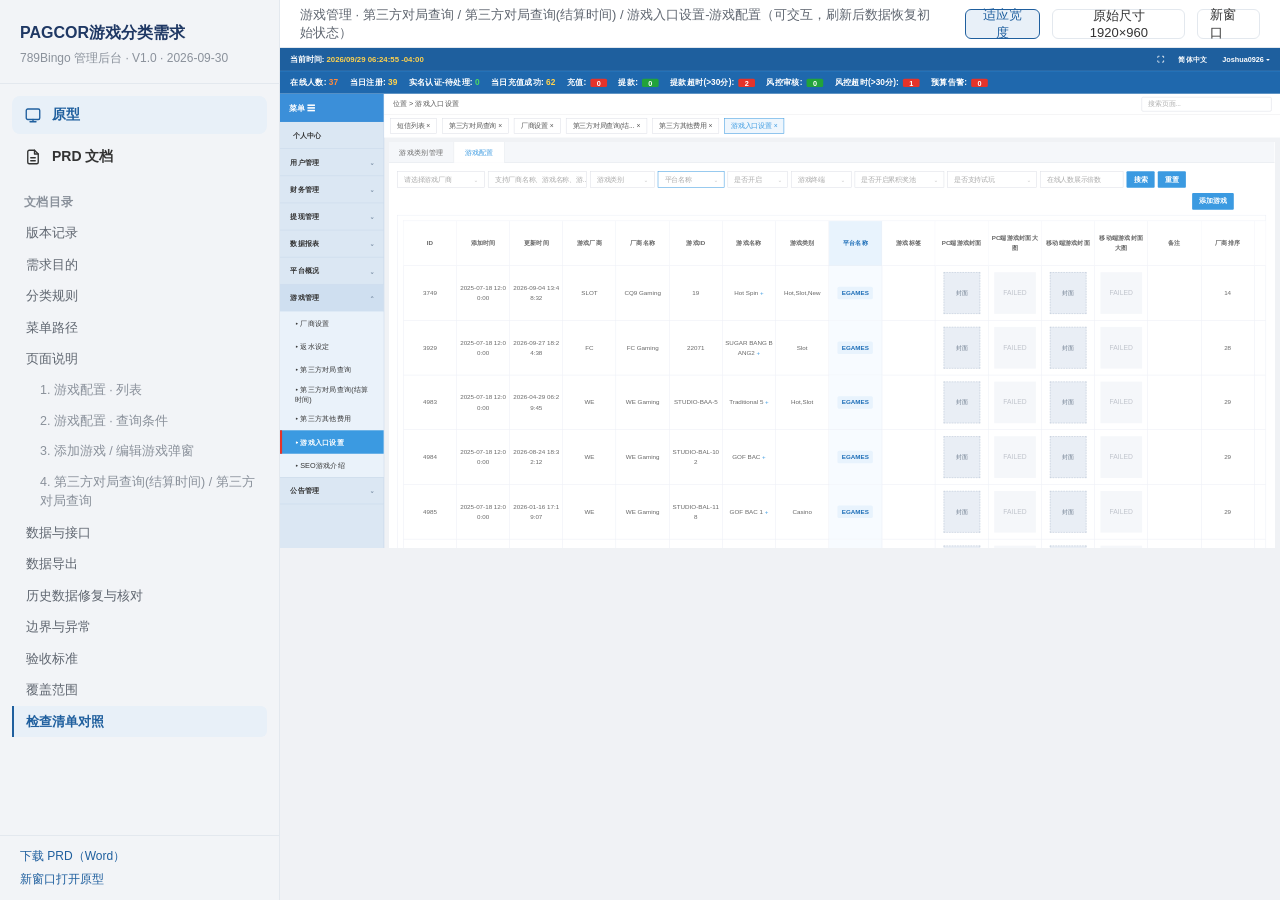
<file: index.html>
<!doctype html>
<html lang="zh-CN">
<head>
<meta charset="utf-8">
<meta name="viewport" content="width=device-width, initial-scale=1">
<title>PAGCOR游戏分类需求</title>
<meta name="description" content="789Bingo · PAGCOR 游戏分类修正：可交互原型与 PRD 文档">
<link rel="stylesheet" href="assets/site.css">
</head>
<body>
<aside class="side">
  <div class="brand">
    <div class="title">PAGCOR游戏分类需求</div>
    <div class="meta">789Bingo 管理后台 · V1.0 · 2026-09-30</div>
  </div>
  <nav class="views" aria-label="切换查看">
    <a href="#prototype" data-view="prototype">
      <svg width="18" height="18" viewBox="0 0 24 24" fill="none" stroke="currentColor" stroke-width="1.8" stroke-linecap="round" stroke-linejoin="round" aria-hidden="true"><rect x="3" y="4" width="18" height="14" rx="2"></rect><path d="M8 21h8M12 18v3"></path></svg>
      原型
    </a>
    <a href="#doc" data-view="doc">
      <svg width="18" height="18" viewBox="0 0 24 24" fill="none" stroke="currentColor" stroke-width="1.8" stroke-linecap="round" stroke-linejoin="round" aria-hidden="true"><path d="M14 3H7a2 2 0 0 0-2 2v14a2 2 0 0 0 2 2h10a2 2 0 0 0 2-2V8z"></path><path d="M14 3v5h5M9 13h6M9 17h6"></path></svg>
      PRD 文档
    </a>
  </nav>
  <div class="toc-title">文档目录</div>
  <div class="toc" id="toc" aria-label="文档目录"></div>
  <div class="foot">
    <a href="docs/PAGCOR游戏分类修正%20PRD.docx" download>下载 PRD（Word）</a>
    <a href="prototype/index.html" target="_blank" rel="noopener">新窗口打开原型</a>
  </div>
</aside>
<main class="main">
  <section class="view" id="view-prototype" aria-label="原型">
    <div class="proto-bar">
      <span>游戏管理 · 第三方对局查询 / 第三方对局查询(结算时间) / 游戏入口设置-游戏配置（可交互，刷新后数据恢复初始状态）</span>
      <span class="sp"></span>
      <button type="button" id="fit-btn" class="on">适应宽度</button>
      <button type="button" id="real-btn">原始尺寸 1920×960</button>
      <a class="btn" href="prototype/index.html" target="_blank" rel="noopener">新窗口</a>
    </div>
    <iframe class="proto-frame" id="proto-frame" title="PAGCOR游戏分类需求原型" data-src="prototype/index.html"></iframe>
  </section>
  <section class="view" id="view-doc" aria-label="PRD 文档">
    <div class="doc-scroll" id="doc-scroll">
      <article class="doc" id="doc">
<h1 id="top">PAGCOR游戏分类修正 PRD</h1>
<p class="byline">2026-09-30 · Joshua</p>
<h2 id="s1">版本记录</h2>
<div class="table-wrap"><table>
<thead>
<tr class="header">
<th>日期</th>
<th>负责人</th>
<th>版本号</th>
<th>版本说明</th>
</tr>
</thead>
<tbody>
<tr class="odd">
<td>2026-09-30</td>
<td>Joshua</td>
<td>V1.0</td>
<td>创建需求</td>
</tr>
<tr class="even">
<td></td>
<td></td>
<td></td>
<td></td>
</tr>
</tbody>
</table></div>
<h2 id="s2">需求目的</h2>
<p>按 MegaXcess / PAGCOR 最新确认的规则，把游戏的平台分类（平台名称）统一为 NG / eBINGO / EGAMES 三类，并让本次范围内的后台页面、注单和导出使用同一份分类。</p>
<p><strong>本次范围</strong>：【游戏管理】下的「第三方对局查询」「第三方对局查询(结算时间)」，以及【游戏入口设置 &gt; 游戏配置】。其他菜单（包括数据报表、游戏类别管理）不在本次需求与原型范围内。</p>
<ul>
<li><strong>现状问题</strong>：系统内部分游戏的平台分类与 PAGCOR 规则不一致；对局查询的平台名称写法也不统一（ng / E-Game / E-Bingo，并含 Special Game），影响 PAGCOR 审计核对。</li>
<li><strong>本次目标</strong>：
<ol type="1">
<li>全量检查并修正现有游戏的平台分类；</li>
<li>在【游戏入口设置 &gt; 游戏配置】中新增「平台名称」字段和查询条件，分类按名单自动判定、不能随意改；</li>
<li>两个对局查询页面的注单、筛选和导出统一使用新分类，并对受影响的历史注单做修复和核对；</li>
<li>后续新增游戏按同一规则归类，避免再次出现分类错误。</li>
</ol></li>
<li><strong>原型</strong>：画布「PAGCOR游戏分类需求」，可在 Play 模式下操作全部交互。</li>
</ul>
<h2 id="s3">分类规则</h2>
<p>平台名称只有 3 个取值：<strong>NG</strong>（7 款）、<strong>eBINGO</strong>（13 款），其余符合范围的电子娱乐场游戏一律为 <strong>EGAMES</strong>。名单以 MegaXcess / PAGCOR 确认版本为准。</p>
<ul>
<li><strong>判定键</strong>：游戏厂商 + 游戏ID。命中 NG 名单 → NG；命中 eBINGO 名单 → eBINGO；都不命中 → EGAMES。不按游戏名称判定（名称可能被运营改或存在同名）。</li>
<li><strong>名单存储</strong>：作为系统配置表维护，后台不提供修改入口；名单变更需走技术配置 + 审批，并触发一次全量校验。</li>
<li><strong>写法统一</strong>：本次范围内的页面、接口、导出一律使用 <code>NG</code> / <code>eBINGO</code> / <code>EGAMES</code>。</li>
</ul>
<p><strong>NG 名单（7 款）</strong></p>
<div class="table-wrap"><table>
<thead>
<tr class="header">
<th>游戏大类</th>
<th>游戏名称</th>
<th>游戏ID</th>
<th>版本</th>
<th>平台名称</th>
</tr>
</thead>
<tbody>
<tr class="odd">
<td>NUMERIC GAMES</td>
<td>BOXING EXTRAVAGANZA</td>
<td>440</td>
<td>V. 1</td>
<td>NG</td>
</tr>
<tr class="even">
<td>NUMERIC GAMES</td>
<td>GO FOR CHAMPION</td>
<td>442</td>
<td>V. 1</td>
<td>NG</td>
</tr>
<tr class="odd">
<td>NUMERIC GAMES</td>
<td>KENO</td>
<td>241</td>
<td>V. 1</td>
<td>NG</td>
</tr>
<tr class="even">
<td>NUMERIC GAMES</td>
<td>KENO BONUS NUMBER</td>
<td>272</td>
<td>V. 1</td>
<td>NG</td>
</tr>
<tr class="odd">
<td>NUMERIC GAMES</td>
<td>KENO EXTRA BET</td>
<td>274</td>
<td>V. 1</td>
<td>NG</td>
</tr>
<tr class="even">
<td>NUMERIC GAMES</td>
<td>KENO SUPER CHANCE</td>
<td>273</td>
<td>V. 1</td>
<td>NG</td>
</tr>
<tr class="odd">
<td>NUMERIC GAMES</td>
<td>NUMBER KING</td>
<td>111</td>
<td>V. 1</td>
<td>NG</td>
</tr>
</tbody>
</table></div>
<p><strong>eBINGO 名单（13 款）</strong></p>
<div class="table-wrap"><table>
<thead>
<tr class="header">
<th>游戏大类</th>
<th>游戏名称</th>
<th>游戏ID</th>
<th>版本</th>
<th>平台名称</th>
</tr>
</thead>
<tbody>
<tr class="odd">
<td>eBINGO GAMES</td>
<td>BINGO ADVENTURE</td>
<td>177</td>
<td>V. 1</td>
<td>eBINGO</td>
</tr>
<tr class="even">
<td>eBINGO GAMES</td>
<td>BINGO CARNAVAL</td>
<td>148</td>
<td>V. 1</td>
<td>eBINGO</td>
</tr>
<tr class="odd">
<td>eBINGO GAMES</td>
<td>CALACA BINGO</td>
<td>149</td>
<td>V. 1</td>
<td>eBINGO</td>
</tr>
<tr class="even">
<td>eBINGO GAMES</td>
<td>CANDYLAND BINGO</td>
<td>216</td>
<td>V. 1</td>
<td>eBINGO</td>
</tr>
<tr class="odd">
<td>eBINGO GAMES</td>
<td>FORTUNE BINGO</td>
<td>139</td>
<td>V. 1</td>
<td>eBINGO</td>
</tr>
<tr class="even">
<td>eBINGO GAMES</td>
<td>GO GOAL BINGO</td>
<td>178</td>
<td>V. 1</td>
<td>eBINGO</td>
</tr>
<tr class="odd">
<td>eBINGO GAMES</td>
<td>IRICH BINGO</td>
<td>122</td>
<td>V. 1</td>
<td>eBINGO</td>
</tr>
<tr class="even">
<td>eBINGO GAMES</td>
<td>JACKPOT BINGO</td>
<td>174</td>
<td>V. 1</td>
<td>eBINGO</td>
</tr>
<tr class="odd">
<td>eBINGO GAMES</td>
<td>LUCKY BINGO</td>
<td>150</td>
<td>V. 1</td>
<td>eBINGO</td>
</tr>
<tr class="even">
<td>eBINGO GAMES</td>
<td>MAGIC LAMP BINGO</td>
<td>217</td>
<td>V. 1</td>
<td>eBINGO</td>
</tr>
<tr class="odd">
<td>eBINGO GAMES</td>
<td>PEARLS OF BINGO</td>
<td>195</td>
<td>V. 1</td>
<td>eBINGO</td>
</tr>
<tr class="even">
<td>eBINGO GAMES</td>
<td>SUPER BINGO</td>
<td>151</td>
<td>V. 1</td>
<td>eBINGO</td>
</tr>
<tr class="odd">
<td>eBINGO GAMES</td>
<td>WEST HUNTER BINGO</td>
<td>173</td>
<td>V. 1</td>
<td>eBINGO</td>
</tr>
</tbody>
</table></div>
<p>名单未注明所属厂商；按上述判定键（游戏厂商 + 游戏ID）逐条核对后写入名单配置表。</p>
<p>两份名单已按 MegaXcess / PAGCOR 提供的清单逐条复核：游戏名称、游戏ID 均一致，两类游戏版本均为 V. 1；NG 对应游戏大类 NUMERIC GAMES，eBINGO 对应 eBINGO GAMES。</p>
<h2 id="s4">菜单路径</h2>
<p>本次改动只涉及【游戏管理】下的三个页面。</p>
<div class="table-wrap"><table>
<thead>
<tr class="header">
<th>菜单路径</th>
<th>改动点</th>
<th>原型</th>
</tr>
</thead>
<tbody>
<tr class="odd">
<td>游戏管理 → 游戏入口设置 → 游戏配置</td>
<td>列表新增「平台名称」列与异常标记；查询新增「平台名称」</td>
<td>有</td>
</tr>
<tr class="even">
<td>游戏管理 → 游戏入口设置 → 游戏配置 → 添加游戏 / 编辑</td>
<td>弹窗新增必填项「平台名称」，按名单自动带出并校验</td>
<td>有</td>
</tr>
<tr class="odd">
<td>游戏管理 → 第三方对局查询(结算时间)</td>
<td>「平台名称」查询项与列表列改用 NG / eBINGO / EGAMES，去掉 Special Game，导出同步</td>
<td>有</td>
</tr>
<tr class="even">
<td>游戏管理 → 第三方对局查询</td>
<td>同上（按下注时间查询的版本）</td>
<td>有</td>
</tr>
</tbody>
</table></div>
<h2 id="s5">页面说明</h2>
<h3 id="s5-1">1. 游戏配置 · 列表</h3>
<ul>
<li><strong>新增列「平台名称」</strong>：放在「游戏类别」之后，用色块标签显示 NG / eBINGO / EGAMES。</li>
<li><strong>分类异常标记</strong>：当前分类与名单判定结果不一致时，单元格标红，显示「分类异常 应为 X」。上线并完成数据修复后，正常情况下不应再出现。</li>
<li><strong>排序与分页</strong>：沿用现有逻辑。</li>
</ul>
<h3 id="s5-2">2. 游戏配置 · 查询条件</h3>
<ul>
<li><strong>新增「平台名称」下拉</strong>：放在「游戏类别」之后，选项为 平台名称（全部，默认）/ NG / eBINGO / EGAMES，单选。</li>
<li><strong>搜索 / 重置</strong>：点「搜索」后才生效；「重置」清空该条件。与其他查询条件是“且”的关系。</li>
<li><strong>无结果</strong>：显示「暂无数据」。</li>
</ul>
<h3 id="s5-3">3. 添加游戏 / 编辑游戏弹窗</h3>
<p>两个弹窗字段相同；点「添加游戏」弹出空表单，点列表「编辑」弹出带出该行数据的表单。除「平台名称」外，其余字段沿用现有逻辑。</p>
<div class="table-wrap"><table>
<thead>
<tr class="header">
<th>字段</th>
<th>必填</th>
<th>规则</th>
</tr>
</thead>
<tbody>
<tr class="odd">
<td>平台名称（新增）</td>
<td>是</td>
<td>下拉：NG / eBINGO / EGAMES，放在「游戏类别」之后</td>
</tr>
<tr class="even">
<td>自动带出</td>
<td>—</td>
<td>选择游戏厂商、填写游戏ID后，按名单自动带出平台名称</td>
</tr>
<tr class="odd">
<td>选项限制</td>
<td>—</td>
<td>名单内游戏只能选对应分类；名单外游戏只能选 EGAMES；其他选项置灰不可选</td>
</tr>
<tr class="even">
<td>不一致提示</td>
<td>—</td>
<td>编辑历史数据时，若当前分类与名单不符，字段下红字提示「当前分类与PAGCOR分类名单不一致，该游戏应为 X」，不改对不能保存</td>
</tr>
<tr class="odd">
<td>字段说明</td>
<td>—</td>
<td>灰字：按「游戏厂商 + 游戏ID」对照PAGCOR分类名单自动带出：名单内游戏只能选对应分类，名单外游戏只能选EGAMES</td>
</tr>
<tr class="even">
<td>未选提示</td>
<td>—</td>
<td>点「确定」时为空：「请选择平台名称」</td>
</tr>
</tbody>
</table></div>
<ul>
<li><strong>保存后</strong>：提示「添加成功 / 编辑成功」，列表刷新，更新时间取保存时间（后台显示 −04:00）。</li>
<li><strong>服务端兼底</strong>：前端限制之外，接口必须再校验一次；不符合名单的分类直接拒绝，返回明确错误码。</li>
</ul>
<h3 id="s5-4">4. 第三方对局查询(结算时间) / 第三方对局查询</h3>
<ul>
<li><strong>查询项「平台名称」</strong>：选项改为 平台名称（全部）/ NG / eBINGO / EGAMES，去掉 Special Game。</li>
<li><strong>列表列「平台名称」</strong>：显示注单上记录的平台分类，写法同上。</li>
<li><strong>导出</strong>：导出文件包含「平台名称」列，取值与页面一致；按平台名称筛选后导出只含该分类（见「数据导出」）。</li>
</ul>
<h2 id="s6">数据与接口</h2>
<p>分类只有一个来源：名单配置表。游戏表存判定结果，注单存结算时的分类快照，对局查询的页面展示、筛选和导出都从注单快照取数。字段名为建议，以技术方案为准。</p>
<div class="table-wrap"><table>
<thead>
<tr class="header">
<th>对象</th>
<th>改动</th>
</tr>
</thead>
<tbody>
<tr class="odd">
<td>名单配置表（新增）</td>
<td>如 <code>pagcor_game_category_list</code>：厂商编码、游戏ID、游戏名称、版本、分类（NG / eBINGO）、生效时间、状态。只存 NG / eBINGO，不在表内即 EGAMES</td>
</tr>
<tr class="even">
<td>游戏表</td>
<td>新增 <code>platform_category</code>，枚举 NG / eBINGO / EGAMES，非空；新增、编辑、厂商同步入库时都按名单计算</td>
</tr>
<tr class="odd">
<td>厂商游戏同步任务</td>
<td>新游戏入库自动判定，不在名单内默认 EGAMES；不允许出现空值</td>
</tr>
<tr class="even">
<td>注单（第三方对局）</td>
<td>新增 <code>platform_category</code> 快照，结算写入时取游戏当前分类；替换原「平台名称」的 ng / e-game / e-bingo / Special Game 取值</td>
</tr>
<tr class="odd">
<td>后台接口</td>
<td>游戏列表、游戏详情、注单查询返回 <code>platform_category</code>，并支持按它筛选；保存游戏接口服务端校验分类</td>
</tr>
<tr class="even">
<td>导出</td>
<td>见下方「数据导出」</td>
</tr>
<tr class="odd">
<td>缓存</td>
<td>游戏分类、名单有缓存的，变更后主动刷新</td>
</tr>
</tbody>
</table></div>
<ul>
<li><strong>注单要存快照</strong>：名单以后可能调整，存快照可保证已报送的 PAGCOR 数据能复现。名单变更是否追溯历史注单，每次单独评审。</li>
<li><strong>游戏类别不动</strong>：「游戏类别」（Hot / Slot / Bingo 等，用于前台入口）与「平台名称」（PAGCOR 分类）是两个独立字段，本次不改前者。</li>
</ul>
<h2 id="s7">数据导出</h2>
<p>本次范围内的导出都要带上新分类，并与页面显示保持一致。</p>
<div class="table-wrap"><table>
<thead>
<tr class="header">
<th>导出入口</th>
<th>要求</th>
</tr>
</thead>
<tbody>
<tr class="odd">
<td>游戏管理 → 第三方对局查询(结算时间) → 导出</td>
<td>「平台名称」列取值改为 NG / eBINGO / EGAMES，不再出现 Special Game；按当前查询条件（含平台名称）导出</td>
</tr>
<tr class="even">
<td>游戏管理 → 第三方对局查询 → 导出</td>
<td>同上</td>
</tr>
<tr class="odd">
<td>游戏管理 → 游戏入口设置 → 游戏配置</td>
<td>页面没有导出，本次不新增；全量检查所需的游戏分类清单由技术导出（见历史数据修复第 1 步）</td>
</tr>
</tbody>
</table></div>
<ul>
<li><strong>取值来源</strong>：对局查询导出取注单上的分类快照，导出时不重新计算。</li>
<li><strong>字段与写法</strong>：列名统一为「平台名称」，取值只允许 NG / eBINGO / EGAMES，不得出现空值或旧写法。</li>
<li><strong>口径</strong>：沿用现有导出规则：查询最长 31 天、UTC+8 自然日、过滤测试用户、金额 2 位小数、大数据量走【报表下载】异步生成。</li>
<li><strong>一致性</strong>：导出行数和合计与页面「查询总计」一致；三类分别导出的合计，应等于不筛选平台名称时的导出合计。</li>
<li><strong>权限与日志</strong>：导出权限沿用现有配置（查看与导出分开）；导出行为记入【日志管理 &gt; 操作日志】。</li>
</ul>
<h2 id="s8">历史数据修复与核对</h2>
<p>上线后先修游戏配置，再按确认的范围回刷历史注单，最后核对对局查询数据。每一步都要留存修改前后清单。</p>
<ol type="1">
<li><strong>全量检查</strong>：导出全部游戏的「厂商 + 游戏ID + 游戏名称 + 当前分类 + 名单判定分类」，列出不一致清单，交产品和运营确认。</li>
<li><strong>名单核对</strong>：确认 7 款 NG、13 款 eBINGO 在系统内都能找到对应游戏；找不到的单独列出，不能默认跳过。</li>
<li><strong>修正游戏配置</strong>：按名单批量更新游戏表 <code>platform_category</code>，其余全部置为 EGAMES；记录操作日志。</li>
<li><strong>回刷注单</strong>：对确认范围内的历史注单重算分类快照；起始日期由产品与技术确认。</li>
<li><strong>核对</strong>：按天、按平台名称比对修复前后对局查询的投注、派彩合计；三类合计应保持不变，只是在分类之间转移。差异清单交财务 / 合规确认。</li>
</ol>
<ul>
<li><strong>统计口径</strong>：按本地时区 UTC+8 自然日（0:00:00–23:59:59）统计，过滤测试用户（Test 前缀），金额保留 2 位小数。</li>
<li><strong>执行方式</strong>：脚本先在 QA 环境跑一遍，结果确认后再上生产；生产执行选低峰时段，并准备回滚脚本。</li>
</ul>
<h2 id="s9">边界与异常</h2>
<div class="table-wrap"><table>
<thead>
<tr class="header">
<th>场景</th>
<th>处理</th>
</tr>
</thead>
<tbody>
<tr class="odd">
<td>游戏ID在名单内，但厂商不是名单对应厂商</td>
<td>不命中，归 EGAMES；判定必须是「厂商 + 游戏ID」同时匹配</td>
</tr>
<tr class="even">
<td>同名但游戏ID不同（如不同版本）</td>
<td>按游戏ID判定；两份名单均标注 V. 1，后续新版本默认 EGAMES，需名单更新才归入 NG / eBINGO</td>
</tr>
<tr class="odd">
<td>运营改了游戏名称</td>
<td>不影响分类</td>
</tr>
<tr class="even">
<td>编辑游戏时改了厂商或游戏ID</td>
<td>重新按名单判定并带出平台名称</td>
</tr>
<tr class="odd">
<td>打开分类错误的历史游戏编辑</td>
<td>红字提示应为 X，改对才能保存</td>
</tr>
<tr class="even">
<td>绕过前端直接调接口保存错误分类</td>
<td>服务端拒绝并返回错误码</td>
</tr>
<tr class="odd">
<td>厂商同步新游戏时名单表不可用</td>
<td>不写空值；该游戏暂不入库或标记待处理并告警，技术选定其一</td>
</tr>
<tr class="even">
<td>已停用 / 已删除的游戏</td>
<td>同样修正分类，历史注单仍需正确归类</td>
</tr>
<tr class="odd">
<td>跨日注单（下注与结算不在同一天）</td>
<td>快照以结算写入时为准，对局查询按现有口径归日</td>
</tr>
<tr class="even">
<td>名单日后变更</td>
<td>技术配置 + 审批后生效；触发全量校验；是否追溯历史注单单独评审</td>
</tr>
</tbody>
</table></div>
<h2 id="s10">验收标准</h2>
<ul class="task-list">
<li><label><input type="checkbox" />游戏配置中恰好 7 款游戏为 NG、13 款为 eBINGO，与名单逐条一致；其余游戏全部为 EGAMES，没有空值。</label></li>
<li><label><input type="checkbox" />修复完成后，列表中不再出现「分类异常」标记。</label></li>
<li><label><input type="checkbox" />按平台名称筛选，列表只显示对应分类的游戏；重置后恢复全部。</label></li>
<li><label><input type="checkbox" />添加游戏时，选厂商、填游戏ID后自动带出平台名称；名单内游戏选不了其他分类，名单外游戏只能选 EGAMES。</label></li>
<li><label><input type="checkbox" />编辑分类错误的历史游戏时出现红字提示，不改对无法保存；改对后列表同步更新。</label></li>
<li><label><input type="checkbox" />直接调用保存接口提交错误分类被拒绝。</label></li>
<li><label><input type="checkbox" />厂商新同步的游戏自动得到正确分类。</label></li>
<li><label><input type="checkbox" />对局查询（下注时间 / 结算时间）的平台名称选项为 NG / eBINGO / EGAMES，没有 Special Game；列表和导出一致。</label></li>
<li><label><input type="checkbox" />本次范围内页面、注单、导出的分类写法全部为 NG / eBINGO / EGAMES。</label></li>
<li><label><input type="checkbox" />涉及的数据修改和游戏编辑都有操作日志（操作账号、时间、修改前后值）。</label></li>
<li><label><input type="checkbox" />各导出文件都有「平台名称」列，取值只有 NG / eBINGO / EGAMES，与页面显示一致。</label></li>
<li><label><input type="checkbox" />按平台名称筛选后导出，文件只含该分类数据；三类导出合计等于不筛选时的导出合计。</label></li>
</ul>
<h2 id="s11">覆盖范围</h2>
<ul>
<li><strong>管理后台</strong>（PC）：第三方对局查询、第三方对局查询(结算时间)、游戏入口设置 &gt; 游戏配置，以及两个对局查询页面的导出。</li>
<li><strong>服务端</strong>：名单配置、游戏表、厂商同步、注单、上述页面的后台接口。</li>
<li><strong>C 端</strong>（H5 / PC / PWA / Android APP / iOS / Maya · Glife 小程序）：无页面改动，前台游戏入口仍按「游戏类别」展示。若前台接口返回了分类字段，需确认没有依赖旧取值。</li>
<li><strong>不在本次范围</strong>：数据报表（含三方游戏统计）、游戏类别管理及其他菜单。</li>
</ul>
<h2 id="s12">检查清单对照</h2>
<p>对照知识库第 18 章检查清单：本需求涉及合规、时区、数据查询、操作日志与权限、覆盖端 5 项；不涉及 KYC、账号状态、活动配置、营销费用、账变通知、流水提现、充值渠道、风控。</p>
<div class="table-wrap"><table>
<thead>
<tr class="header">
<th>检查项</th>
<th>本需求的处理</th>
</tr>
</thead>
<tbody>
<tr class="odd">
<td>1 覆盖端</td>
<td>仅后台 + 服务端，C 端无页面改动</td>
</tr>
<tr class="even">
<td>3 NDRP / PAGCOR 合规</td>
<td>核心：分类需与 MegaXcess / PAGCOR 名单一致，影响 PAGCOR 审计核对</td>
</tr>
<tr class="odd">
<td>11 时区与时间</td>
<td>对局查询按 UTC+8 自然日统计；后台显示时间为 −04:00</td>
</tr>
<tr class="even">
<td>12 数据查询</td>
<td>查询最长 31 天、导出走【报表下载】、过滤测试用户、金额 2 位小数，沿用现有规则</td>
</tr>
<tr class="odd">
<td>13 操作日志与权限</td>
<td>游戏编辑、批量修复记入【日志管理 &gt; 操作日志】；名单只读，后台无修改入口；PAGCOR 权限菜单是否需要看到名单待确认</td>
</tr>
<tr class="even">
<td>15 原型规范</td>
<td>已写菜单路径、页面说明、边界与异常、验收标准；无 C 端文案；无需 UI 设计</td>
</tr>
</tbody>
</table></div>

      </article>
    </div>
  </section>
</main>
<script src="assets/site.js"></script>
</body>
</html>
</file>
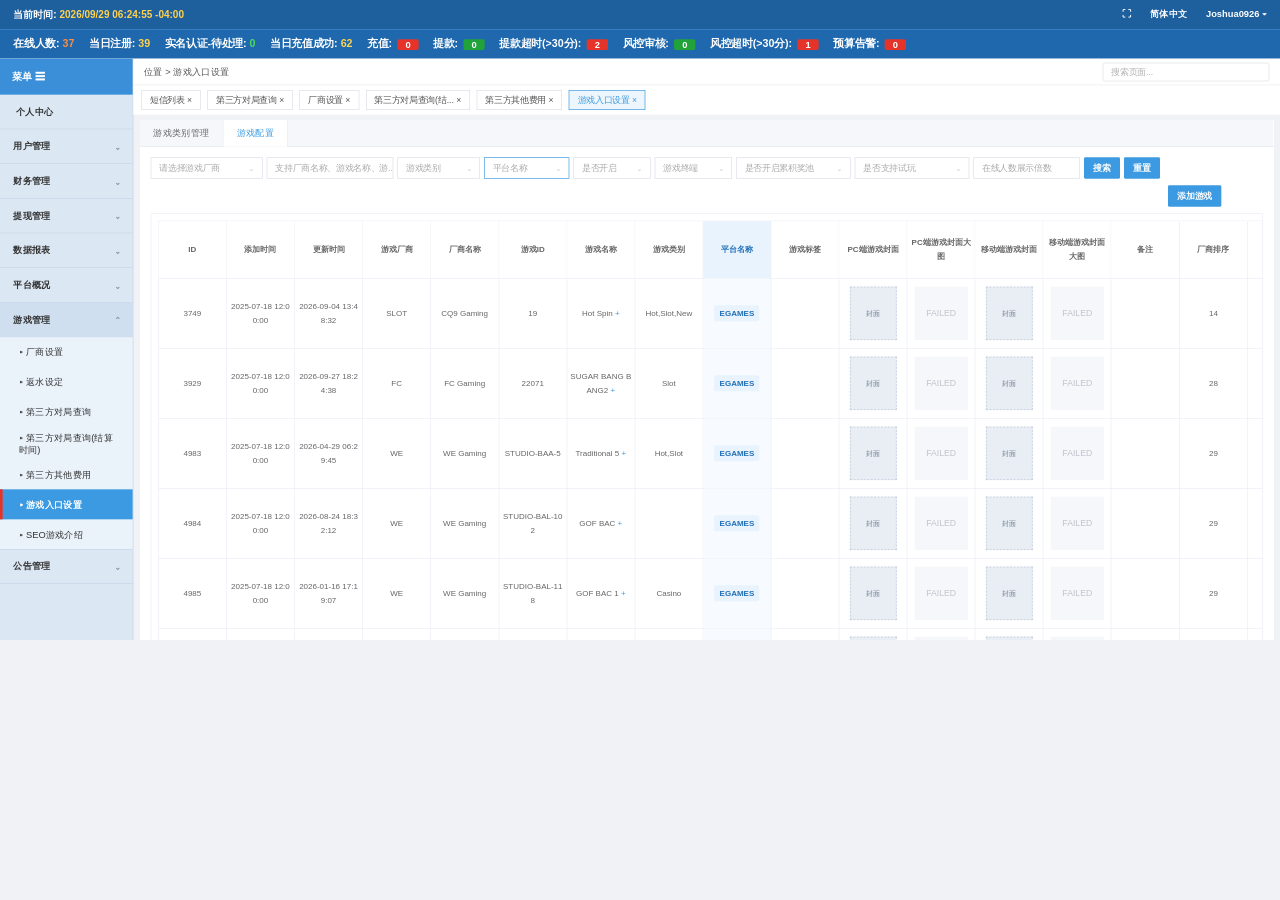
<file: prototype/index.html>
<!doctype html>
<html lang="zh-CN">
<head>
<meta charset="utf-8">
<meta name="viewport" content="width=device-width, initial-scale=1">
<title>PAGCOR游戏分类需求 · 原型</title>
<link rel="stylesheet" href="prototype.css">
<style>
  html, body { height: 100%; overflow: auto; }
  #stage { transform-origin: 0 0; }
  #sizer { position: relative; }
</style>
</head>
<body>
<div id="sizer"><div id="stage"><div id="app"></div></div></div>
<script src="../assets/vendor/htm-preact-standalone.umd.js"></script>
<script src="prototype.js"></script>
<script>
  // 原型按 1920×960 设计。fit=1（默认）时按窗口宽度等比缩放；fit=0 时按原尺寸显示。
  (function () {
    var stage = document.getElementById('stage'), sizer = document.getElementById('sizer');
    function fitMode() { return !/[?&#]fit=0/.test(location.href); }
    function apply() {
      var s = fitMode() ? Math.min(1, document.documentElement.clientWidth / 1920) : 1;
      stage.style.transform = 'scale(' + s + ')';
      sizer.style.width = (1920 * s) + 'px';
      sizer.style.height = (960 * s) + 'px';
    }
    window.addEventListener('resize', apply);
    window.addEventListener('hashchange', apply);
    window.addEventListener('message', function (e) { if (e.data && e.data.type === 'fit') { location.hash = e.data.fit ? '' : 'fit=0'; } });
    apply();
  })();
</script>
</body>
</html>
</file>
<file: assets/site.css>
:root {
  --side-w: 280px;
  --ink: #333333;
  --ink-2: #5f6670;
  --ink-3: #8a919b;
  --line: #e3e8ee;
  --bg: #f6f7f9;
  --paper: #ffffff;
  --side-bg: #f2f4f7;
  --accent: #1f5f9e;
  --accent-soft: #e8f0f8;
  --h1: #1f3864;
  --h2: #1f4e79;
  --h3: #2e5c8a;
}
* { box-sizing: border-box; }
html, body { margin: 0; height: 100%; }
body {
  font-family: "Microsoft YaHei", "PingFang SC", "Hiragino Sans GB", "Noto Sans SC", sans-serif;
  color: var(--ink); background: var(--bg);
  -webkit-font-smoothing: antialiased;
}
a { color: var(--accent); }

/* 固定左侧栏 */
.side {
  position: fixed; top: 0; left: 0; bottom: 0; width: var(--side-w);
  background: var(--side-bg); border-right: 1px solid var(--line);
  display: flex; flex-direction: column; z-index: 10;
}
.side .brand { padding: 22px 20px 16px; border-bottom: 1px solid var(--line); }
.side .brand .title { font-size: 16px; font-weight: 700; color: var(--h1); line-height: 1.4; }
.side .brand .meta { font-size: 12px; color: var(--ink-3); margin-top: 6px; }
.side nav.views { padding: 12px 12px 4px; display: flex; flex-direction: column; gap: 4px; }
.side nav.views a {
  display: flex; align-items: center; gap: 10px; padding: 10px 12px; border-radius: 8px;
  text-decoration: none; color: var(--ink); font-size: 14px; font-weight: 600;
}
.side nav.views a:hover { background: #e8ecf1; }
.side nav.views a.on { background: var(--accent-soft); color: var(--accent); }
.side nav.views svg { flex-shrink: 0; }
.side .toc-title { padding: 14px 24px 6px; font-size: 12px; color: var(--ink-3); font-weight: 700; letter-spacing: .04em; }
.side .toc { flex: 1; overflow-y: auto; padding: 0 12px 16px; }
.side .toc a {
  display: block; padding: 6px 12px; border-left: 2px solid transparent; text-decoration: none;
  color: var(--ink-2); font-size: 13px; line-height: 1.5; border-radius: 0 6px 6px 0;
}
.side .toc a.l3 { padding-left: 26px; font-size: 12.5px; color: var(--ink-3); }
.side .toc a:hover { background: #e8ecf1; color: var(--ink); }
.side .toc a.on { border-left-color: var(--accent); color: var(--accent); background: var(--accent-soft); font-weight: 600; }
.side .foot { border-top: 1px solid var(--line); padding: 12px 20px; font-size: 12px; color: var(--ink-3); display: flex; flex-direction: column; gap: 6px; }
.side .foot a { text-decoration: none; }

/* 右侧内容 */
.main { margin-left: var(--side-w); height: 100%; }
.view { display: none; height: 100%; }
.view.on { display: flex; flex-direction: column; }

/* 原型视图 */
.proto-bar {
  height: 48px; flex-shrink: 0; background: var(--paper); border-bottom: 1px solid var(--line);
  display: flex; align-items: center; gap: 12px; padding: 0 20px; font-size: 13px; color: var(--ink-2);
}
.proto-bar .sp { flex: 1; }
.proto-bar button, .proto-bar a.btn {
  height: 30px; padding: 0 12px; border: 1px solid var(--line); background: var(--paper); border-radius: 6px;
  font: inherit; color: var(--ink); cursor: pointer; text-decoration: none; display: inline-flex; align-items: center;
}
.proto-bar button.on { border-color: var(--accent); color: var(--accent); background: var(--accent-soft); }
.proto-frame { flex: 1; border: 0; width: 100%; background: #e9ecf0; }

/* 文档视图 */
.doc-scroll { flex: 1; overflow-y: auto; position: relative; }
.doc {
  max-width: 900px; margin: 32px auto 80px; background: var(--paper); border: 1px solid var(--line);
  border-radius: 10px; padding: 48px 56px 64px; font-size: 15px; line-height: 1.8;
}
.doc h1 { font-size: 28px; color: var(--h1); font-weight: 700; margin: 0 0 6px; line-height: 1.35; }
.doc .byline { color: var(--ink-3); font-size: 13px; margin: 0 0 28px; }
.doc h2 {
  font-size: 20px; color: var(--h2); font-weight: 700; margin: 40px 0 14px; padding-bottom: 8px;
  border-bottom: 1px solid var(--line); scroll-margin-top: 24px;
}
.doc h3 { font-size: 16.5px; color: var(--h3); font-weight: 700; margin: 26px 0 10px; scroll-margin-top: 24px; }
.doc p { margin: 0 0 12px; }
.doc p > strong:only-child { color: var(--h3); }
.doc strong { color: #222; font-weight: 700; }
.doc ul, .doc ol { margin: 0 0 14px; padding-left: 24px; }
.doc li { margin: 4px 0; }
.doc li > ul, .doc li > ol { margin: 4px 0 6px; }
.doc ul.task-list { list-style: none; padding-left: 4px; }
.doc ul.task-list li { display: flex; gap: 10px; align-items: flex-start; }
.doc ul.task-list input { margin-top: 7px; accent-color: var(--accent); }
.doc code { font-family: "Microsoft YaHei", Consolas, monospace; font-size: .92em; color: #0b5cad; background: #f1f5fa; padding: 1px 6px; border-radius: 4px; }
.doc .table-wrap { overflow-x: auto; margin: 6px 0 18px; border: 1px solid var(--line); border-radius: 8px; }
.doc table { border-collapse: collapse; width: 100%; font-size: 13.5px; line-height: 1.6; }
.doc th { background: #e8f0f8; color: var(--h1); font-weight: 700; text-align: left; }
.doc th, .doc td { padding: 9px 14px; border-bottom: 1px solid var(--line); vertical-align: top; }
.doc tbody tr:nth-child(even) td { background: #f8fafc; }
.doc tbody tr:last-child td { border-bottom: 0; }
.doc tbody tr:hover td { background: #f1f6fb; }

@media (max-width: 900px) {
  :root { --side-w: 220px; }
  .doc { margin: 16px; padding: 28px 22px 40px; }
}
@media print {
  .side, .proto-bar { display: none; }
  .main { margin: 0; }
  .doc { border: 0; margin: 0; max-width: none; }
}
</file>
<file: prototype/prototype.css>
* { box-sizing: border-box; }
html, body { margin: 0; background: #f0f2f5; }
body { font-family: "Microsoft YaHei", "PingFang SC", "Helvetica Neue", sans-serif; color: #333; }
button, input, select { font-family: inherit; }
a { color: #1f7fd1; }

.root { width: 1920px; height: 960px; display: flex; flex-direction: column; background: #f0f2f5; overflow: hidden; position: relative; }

/* 顶栏 */
.topbar { height: 44px; flex-shrink: 0; background: #1e5f9e; color: #fff; display: flex; align-items: center; justify-content: space-between; padding: 0 20px; font-size: 15px; font-weight: 600; }
.topbar .time { color: #ffd24d; }
.topbar .right { display: flex; gap: 28px; font-size: 14px; }
.statbar { height: 44px; flex-shrink: 0; background: #1f68ad; color: #fff; display: flex; align-items: center; gap: 22px; padding: 0 20px; font-size: 16px; font-weight: 700; border-top: 1px solid #2d7bc4; }
.statbar .item { display: flex; align-items: center; gap: 8px; }
.badge { padding: 0 12px; border-radius: 3px; font-size: 14px; }
.badge.red { background: #e5332a; }
.badge.green { background: #22a33a; }

.body { flex-grow: 1; display: flex; min-height: 0; }

/* 侧边栏 */
.sidebar { width: 200px; flex-shrink: 0; background: #dbe7f3; display: flex; flex-direction: column; font-size: 14px; border-right: 1px solid #c5d6e8; }
.sidebar .menu-title { height: 54px; background: #3b8fd9; color: #fff; display: flex; align-items: center; padding: 0 18px; font-weight: 700; font-size: 15px; }
.sidebar .group { height: 52px; display: flex; align-items: center; justify-content: space-between; padding: 0 20px; border-bottom: 1px solid #c5d6e8; font-weight: 600; }
.sidebar .group.open { background: #cfdff0; border-bottom: none; }
.sidebar .group .caret { color: #7a8ea5; }
.sidebar .sub { background: #eaf2fa; display: flex; flex-direction: column; }
.sidebar .sub button { min-height: 45px; border: none; border-left: 4px solid transparent; text-align: left; font-size: 14px; cursor: pointer; line-height: 1.3; padding: 6px 24px; background: transparent; color: #333; }
.sidebar .sub button.on { background: #3b9ae1; color: #fff; border-left-color: #e5332a; font-weight: 600; }
.sidebar .group.after { border-top: 1px solid #c5d6e8; }

.main { flex-grow: 1; min-width: 0; display: flex; flex-direction: column; }
.crumb { height: 40px; flex-shrink: 0; background: #fff; display: flex; align-items: center; justify-content: space-between; padding: 0 16px; font-size: 14px; color: #555; border-bottom: 1px solid #e8e8e8; }
.crumb .search { width: 250px; height: 28px; border: 1px solid #dcdfe6; border-radius: 3px; display: flex; align-items: center; padding: 0 12px; color: #b0b0b0; font-size: 13px; }
.tabs { height: 44px; flex-shrink: 0; background: #fff; display: flex; align-items: center; gap: 10px; padding: 0 12px; }
.tabs button { padding: 5px 12px; font-size: 13px; cursor: pointer; border: 1px solid #dcdfe6; color: #555; background: #fff; }
.tabs button.on { border-color: #3b9ae1; color: #3b9ae1; background: #eef6fd; }
.content { margin: 8px 10px 0; background: #fff; flex-grow: 1; min-height: 0; overflow: auto; display: flex; flex-direction: column; position: relative; }

/* 表单控件 */
.fake { height: 32px; background: #fff; border: 1px solid #dcdfe6; display: flex; align-items: center; justify-content: space-between; padding: 0 14px; color: #aaa; font-size: 13px; white-space: nowrap; overflow: hidden; }
.fake.dark { color: #555; }
.btn { height: 32px; padding: 0 14px; background: #3b9ae1; color: #fff; border: none; border-radius: 2px; font-size: 13px; font-weight: 600; cursor: pointer; }
.btn.ghost { background: #fff; color: #3b9ae1; border: 1px solid #3b9ae1; }
.btn.warn { background: #fff; color: #d93026; border: 1px solid #d93026; }
.btn.warn.on { background: #d93026; color: #fff; }
.dd { position: relative; }
.dd-btn { height: 32px; background: #fff; border: 1px solid #3b9ae1; display: flex; align-items: center; justify-content: space-between; padding: 0 12px; font-size: 13px; color: #555; cursor: pointer; }
.dd-btn .ph { color: #aaa; }
.dd-list { position: absolute; top: 40px; left: 0; background: #fff; border: 1px solid #e4e7ed; border-radius: 4px; box-shadow: 0 4px 14px rgba(0,0,0,.14); padding: 6px 0; z-index: 10; display: flex; flex-direction: column; }
.dd-list button { height: 34px; border: none; text-align: left; padding: 0 20px; font-size: 14px; cursor: pointer; background: #fff; color: #555; }
.dd-list button.on { background: #f5f7fa; color: #1f7fd1; font-weight: 700; }
.new-tag { position: absolute; top: -9px; right: -6px; background: #e5332a; color: #fff; font-size: 10px; line-height: 16px; padding: 0 5px; border-radius: 8px; }

/* 表格 */
.grid { display: grid; border-top: 1px solid #ebeef5; border-left: 1px solid #ebeef5; font-size: 12px; color: #666; text-align: center; }
.grid > div { border-right: 1px solid #ebeef5; border-bottom: 1px solid #ebeef5; display: flex; align-items: center; justify-content: center; word-break: break-all; line-height: 1.7; padding: 6px 4px; }
.grid .th { font-weight: 600; min-height: 52px; background: #fff; }
.grid .th.hl { background: #e8f3fd; color: #1f6fb8; }
.grid .empty { grid-column: 1 / -1; padding: 48px 0; color: #999; font-size: 13px; }
.icon-ph { width: 64px; height: 64px; border-radius: 12px; background: #fff3e0; border: 1px dashed #f0b46a; display: flex; align-items: center; justify-content: center; color: #b86b12; font-size: 11px; }
.cover-ph { width: 70px; height: 80px; background: #e9eef5; border: 1px dashed #b8c4d3; display: flex; align-items: center; justify-content: center; color: #6b7a8c; font-size: 11px; }
.failed { width: 80px; height: 80px; background: #f5f7fa; display: flex; align-items: center; justify-content: center; color: #c0c4cc; font-size: 13px; }
.switch { width: 40px; height: 20px; border-radius: 10px; border: none; padding: 0; cursor: pointer; position: relative; background: #c0c4cc; }
.switch.on { background: #3b9ae1; }
.switch span { position: absolute; top: 2px; left: 2px; width: 16px; height: 16px; border-radius: 8px; background: #fff; transition: left .15s; }
.switch.on span { left: 22px; }
.link { border: none; background: none; padding: 0; font-size: 12px; color: #3b9ae1; cursor: pointer; text-decoration: none; }
.link.dis { color: #c0c4cc; cursor: not-allowed; }
.tag { padding: 2px 8px; border-radius: 3px; font-size: 12px; font-weight: 600; }
.tag.NG { background: #fff4e5; color: #a35a0c; }
.tag.eBINGO { background: #eaf7ec; color: #1f7a35; }
.tag.EGAMES { background: #e8f3fd; color: #1f6fb8; }
.bad-note { color: #d93026; font-size: 11px; line-height: 1.4; }

.mod-tabs { height: 40px; display: flex; background: #f5f7fa; border-bottom: 1px solid #e4e7ed; }
.mod-tabs button { height: 40px; padding: 0 20px; border: none; font-size: 14px; cursor: pointer; background: transparent; color: #666; }
.mod-tabs button.on { background: #fff; color: #3b9ae1; border-left: 1px solid #e4e7ed; border-right: 1px solid #e4e7ed; }

/* 弹窗 */
.mask { position: absolute; inset: 0; background: rgba(0,0,0,.45); z-index: 50; display: flex; justify-content: center; align-items: flex-start; padding-top: 24px; }
.dialog { background: #fff; border-radius: 4px; display: flex; flex-direction: column; box-shadow: 0 8px 30px rgba(0,0,0,.25); }
.dialog .hd { height: 56px; flex-shrink: 0; display: flex; align-items: center; justify-content: space-between; padding: 0 16px 0 14px; font-size: 17px; color: #303133; }
.dialog .x { border: none; background: none; font-size: 20px; color: #909399; cursor: pointer; }
.dialog .bd { flex-grow: 1; min-height: 0; overflow-y: auto; padding: 8px 20px 20px; display: flex; flex-direction: column; gap: 18px; font-size: 14px; color: #606266; }
.dialog .ft { height: 64px; flex-shrink: 0; display: flex; justify-content: center; align-items: center; gap: 10px; border-top: 1px solid #f0f0f0; }
.dialog .ft .btn { height: 28px; width: 52px; padding: 0; font-size: 12px; border-radius: 3px; }
.row { display: flex; gap: 10px; align-items: flex-start; }
.row.center { align-items: center; }
.row .lb { width: 118px; flex-shrink: 0; text-align: right; line-height: 30px; white-space: nowrap; }
.req { color: #f56c6c; }
.col { display: flex; flex-direction: column; gap: 4px; }
.in { height: 28px; border: 1px solid #dcdfe6; border-radius: 4px; padding: 0 12px; font-size: 13px; width: 548px; }
.in.ro { background: #f5f7fa; border-color: #e4e7ed; color: #909399; }
.sel { height: 30px; width: 188px; border: 1px solid #dcdfe6; border-radius: 4px; padding: 0 10px; font-size: 13px; color: #606266; background: #fff; }
.sel.hl { border-color: #3b9ae1; }
.err { color: #f56c6c; font-size: 12px; }
.hint { color: #909399; font-size: 12px; }
.checks { display: flex; flex-wrap: wrap; gap: 12px 26px; width: 548px; line-height: 30px; }
.checks label { display: flex; align-items: center; gap: 8px; cursor: pointer; }
.checks label.on { color: #3b9ae1; }
.plat-row { background: #f4f9ff; margin: 0 -20px; padding: 10px 20px; }
.inline-new { background: #e5332a; color: #fff; font-size: 11px; line-height: 18px; padding: 0 6px; border-radius: 9px; }
.cover-box { border: 1px solid #dcdfe6; box-shadow: 0 1px 4px rgba(0,0,0,.08); margin-top: 8px; }
.cover-box .ctabs { height: 36px; display: flex; background: #f5f7fa; border-bottom: 1px solid #e4e7ed; }
.cover-box .ctabs button { height: 36px; padding: 0 20px; border: none; font-size: 14px; cursor: pointer; background: transparent; color: #909399; }
.cover-box .ctabs button.on { background: #fff; color: #3b9ae1; border-right: 1px solid #e4e7ed; }
.file-btn { width: 90px; height: 28px; background: #3b9ae1; color: #fff; border-radius: 3px; font-size: 12px; font-weight: 600; display: flex; align-items: center; justify-content: center; cursor: pointer; }
.file-name { width: 322px; height: 28px; background: #f5f7fa; border: 1px solid #e4e7ed; border-radius: 4px; display: flex; align-items: center; padding: 0 10px; font-size: 12px; overflow: hidden; white-space: nowrap; }
.toast { position: absolute; top: 100px; left: 50%; transform: translateX(-50%); z-index: 60; background: #f0f9eb; border: 1px solid #c2e7b0; color: #3a8a20; font-size: 14px; padding: 10px 24px; border-radius: 4px; box-shadow: 0 4px 12px rgba(0,0,0,.12); }
.list-col { flex: 1; border: 1px solid #ebeef5; }
.list-col .h { height: 36px; font-weight: 600; font-size: 13px; display: flex; align-items: center; padding: 0 12px; }
.list-col .r { height: 32px; display: flex; align-items: center; gap: 16px; padding: 0 12px; border-top: 1px solid #ebeef5; font-size: 12px; color: #606266; }
</file>
